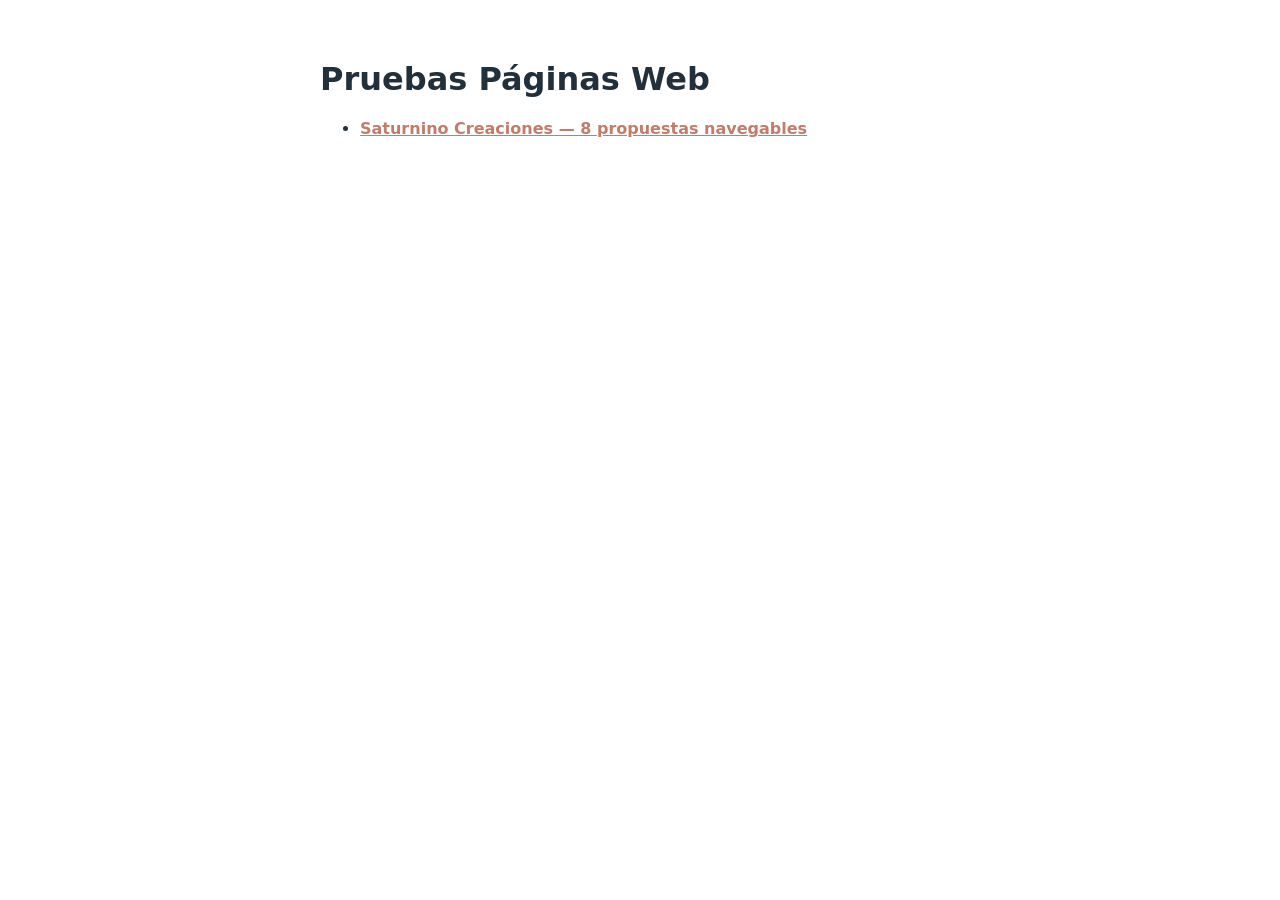
<file: index.html>
<!doctype html><html lang="es"><head><meta charset="utf-8"><meta name="viewport" content="width=device-width,initial-scale=1">
<title>Pruebas Páginas Web</title>
<style>body{font-family:system-ui,sans-serif;max-width:640px;margin:60px auto;padding:0 20px;color:#22303C}a{color:#C27C68}li{margin:10px 0}</style>
</head><body><h1>Pruebas Páginas Web</h1><ul>
<li><a href="saturnino/"><b>Saturnino Creaciones — 8 propuestas navegables</b></a></li>
</ul></body></html>
</file>
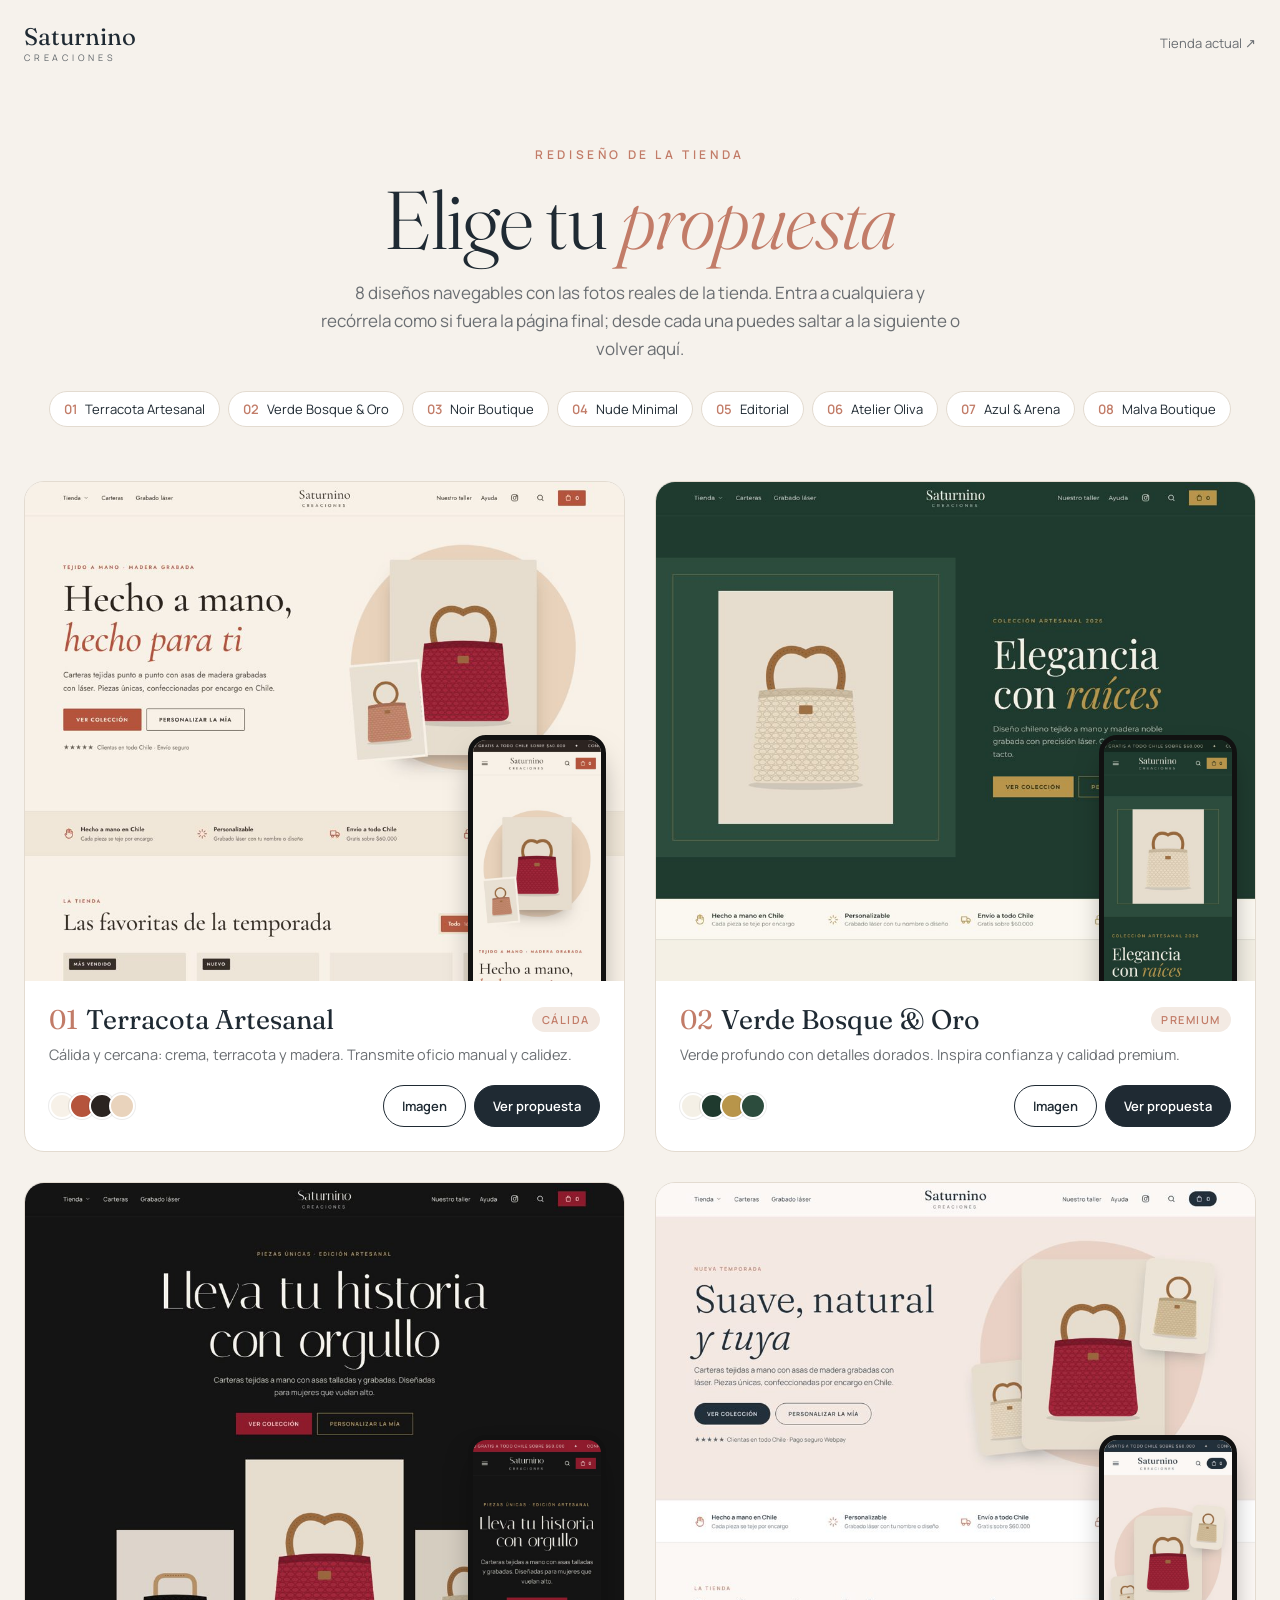
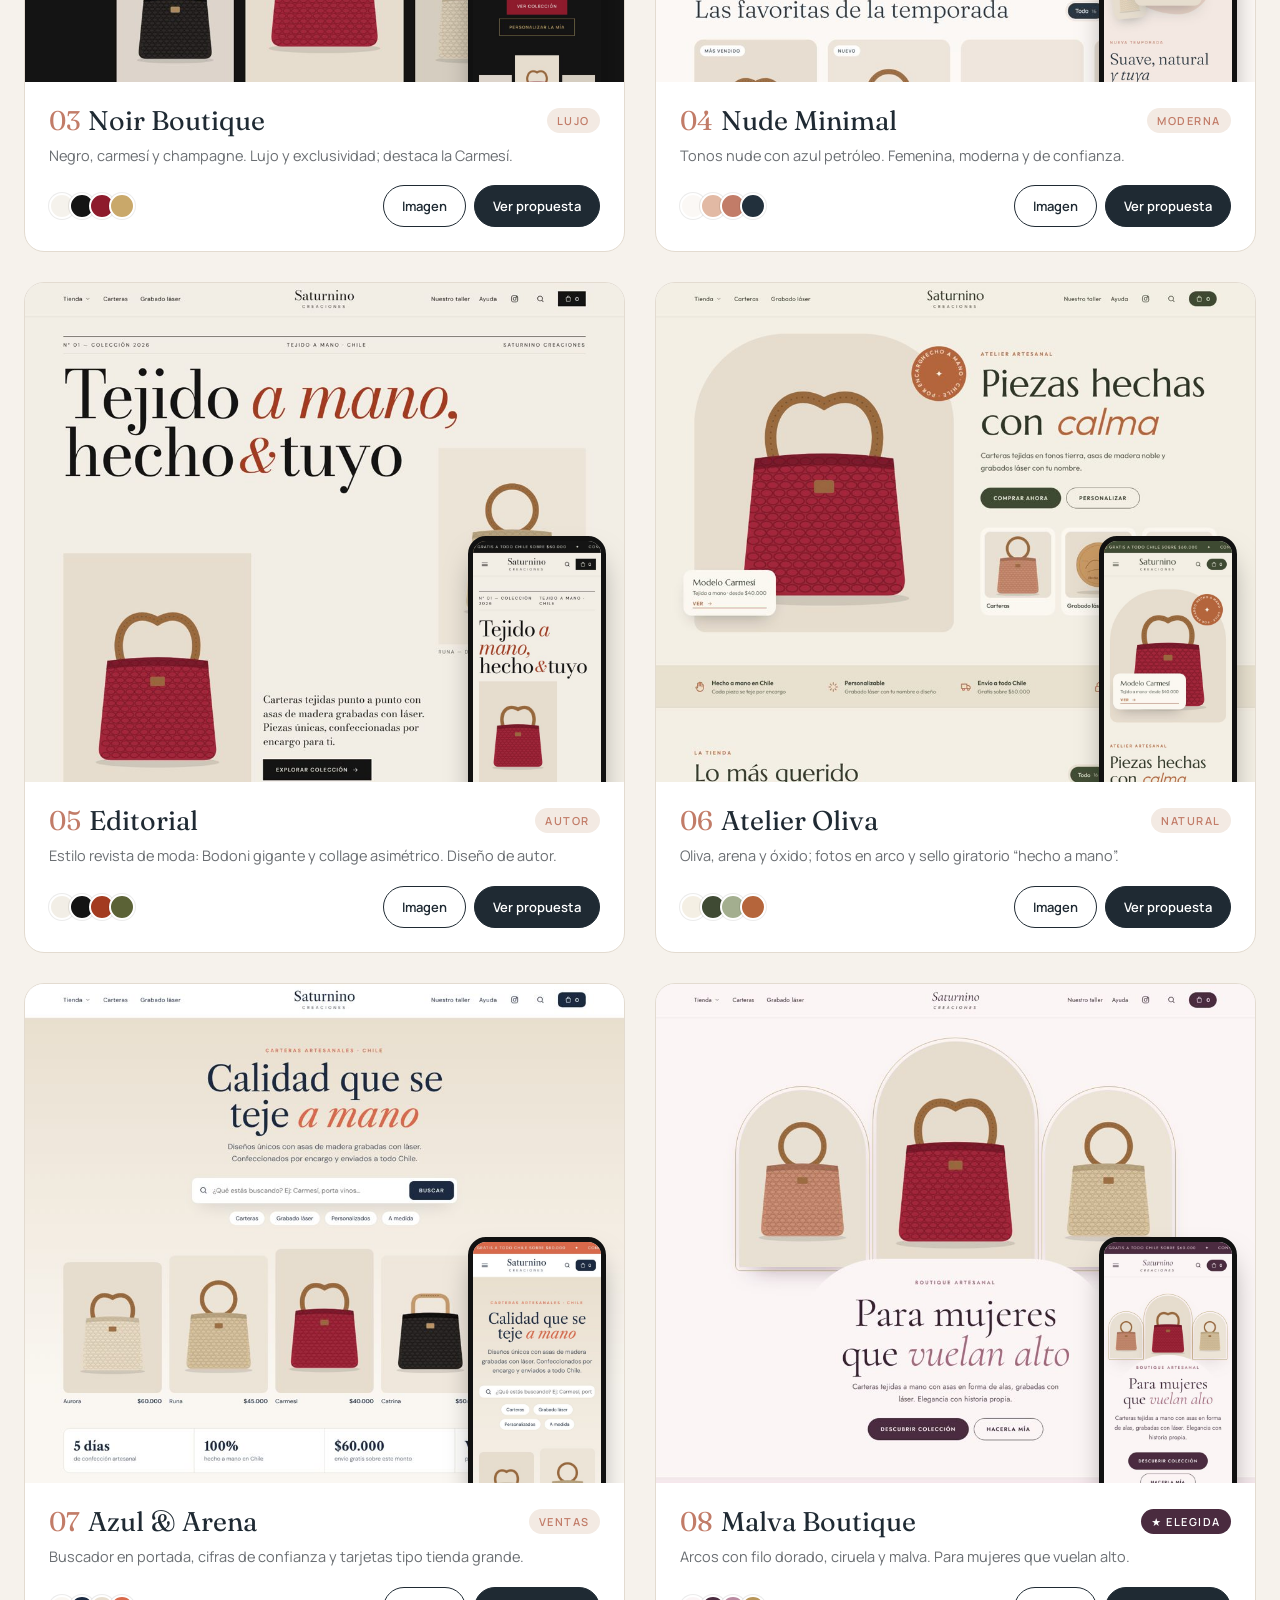
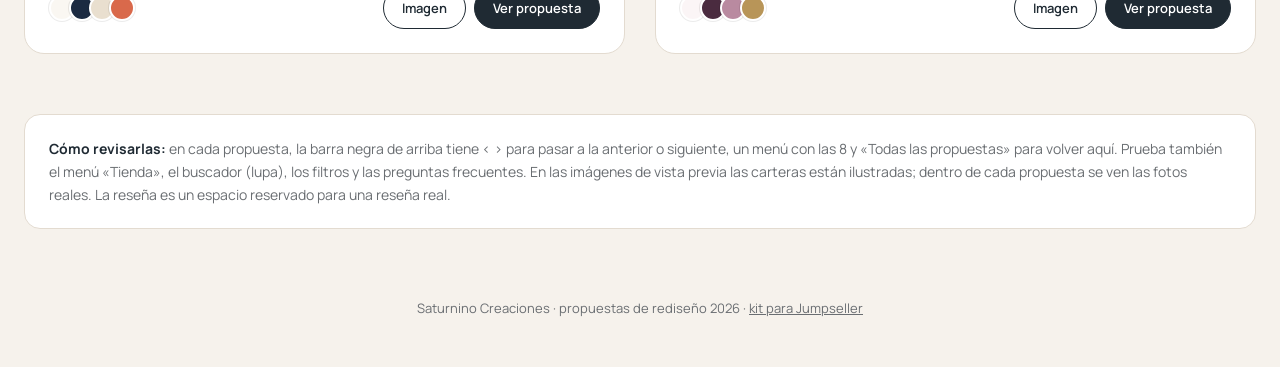
<file: saturnino/index.html>
<!doctype html>
<html lang="es"><head><meta charset="utf-8"><meta name="viewport" content="width=device-width,initial-scale=1">
<title>Saturnino Creaciones — Elige tu propuesta</title>
<link rel="preconnect" href="https://fonts.googleapis.com"><link rel="preconnect" href="https://fonts.gstatic.com" crossorigin>
<link href="https://fonts.googleapis.com/css2?family=Fraunces:ital,opsz,wght@0,9..144,300;0,9..144,400;1,9..144,300&family=Manrope:wght@400;500;600&display=swap" rel="stylesheet">
<style>
:root{--bg:#F6F2EC;--ink:#1F2A33;--mute:#6a6e72;--line:#E3DBD0;--acc:#C27C68}
*{box-sizing:border-box;margin:0;padding:0}
body{background:var(--bg);color:var(--ink);font-family:Manrope,system-ui,sans-serif;-webkit-font-smoothing:antialiased}
a{color:inherit;text-decoration:none}
.wrap{max-width:1280px;margin:0 auto;padding:0 24px}
.top{display:flex;justify-content:space-between;align-items:center;padding:22px 0;font-size:13px;color:var(--mute)}
.logo{font-family:Fraunces,serif;font-size:24px;color:var(--ink)}
.logo small{display:block;font-family:Manrope;font-size:9px;letter-spacing:.42em;opacity:.7}
.hero{text-align:center;padding:60px 0 54px}
.eyebrow{font-size:12px;letter-spacing:.3em;text-transform:uppercase;color:var(--acc);font-weight:600}
h1{font-family:Fraunces,serif;font-weight:300;font-size:clamp(42px,6.4vw,84px);line-height:1;margin:16px 0 18px;letter-spacing:-.02em}
h1 i{color:var(--acc)}
.lead{max-width:640px;margin:0 auto;color:var(--mute);line-height:1.65;font-size:17px}
.chips{display:flex;flex-wrap:wrap;gap:8px;justify-content:center;margin-top:28px}
.chips a{border:1px solid var(--line);background:#fff;padding:8px 14px;border-radius:999px;font-size:13px;display:flex;gap:8px;align-items:center;transition:.2s}
.chips a:hover{border-color:var(--ink)}
.chips a b{color:var(--acc);font-weight:600}
.grid{display:grid;grid-template-columns:repeat(2,1fr);gap:30px;padding-bottom:40px}
.d{background:#fff;border:1px solid var(--line);border-radius:20px;overflow:hidden;transition:box-shadow .35s,transform .35s;scroll-margin-top:20px}
.d:hover{box-shadow:0 34px 60px -38px rgba(31,42,51,.55);transform:translateY(-4px)}
.shot{display:block;position:relative;aspect-ratio:96/80;overflow:hidden;background:#eee}
.shot .desk{width:100%;height:100%;object-fit:cover;object-position:top;transition:transform .8s cubic-bezier(.2,.7,.2,1)}
.d:hover .shot .desk{transform:scale(1.03)}
.shot .mob{position:absolute;right:18px;bottom:-40px;width:23%;border-radius:18px;border:5px solid #111;box-shadow:0 16px 30px -10px rgba(0,0,0,.5);transition:transform .5s}
.d:hover .shot .mob{transform:translateY(-14px)}
.go{position:absolute;left:18px;bottom:18px;background:var(--ink);color:#fff;padding:10px 16px;border-radius:999px;font-size:13px;font-weight:600;opacity:0;transform:translateY(8px);transition:.3s}
.d:hover .go{opacity:1;transform:none}
.info{padding:22px 24px 24px}
.row{display:flex;justify-content:space-between;align-items:center;gap:10px}
h3{font-family:Fraunces,serif;font-weight:400;font-size:27px}
.n{color:var(--acc);margin-right:8px}
.tg{font-size:11px;letter-spacing:.14em;text-transform:uppercase;background:#F3EAE3;color:var(--acc);padding:5px 10px;border-radius:999px;font-weight:600}
.info p{color:var(--mute);font-size:14.5px;line-height:1.55;margin:8px 0 18px}
.foot{display:flex;justify-content:space-between;align-items:center;gap:12px;flex-wrap:wrap}
.sw{display:flex}.sw i{width:26px;height:26px;border-radius:50%;border:2px solid #fff;margin-right:-6px;box-shadow:0 0 0 1px rgba(0,0,0,.08)}
.btns{display:flex;gap:8px}
.b{padding:11px 18px;border-radius:999px;font-size:13px;font-weight:600;border:1.5px solid var(--ink);transition:.2s}
.b.p{background:var(--ink);color:#fff}.b.p:hover{background:var(--acc);border-color:var(--acc)}
.b.ghost:hover{background:var(--ink);color:#fff}
.note{margin:20px 0 60px;padding:22px 24px;background:#fff;border:1px solid var(--line);border-radius:16px;color:var(--mute);font-size:14px;line-height:1.65}
.note b{color:var(--ink)}
footer{padding:10px 0 50px;text-align:center;color:var(--mute);font-size:13px}
footer a{text-decoration:underline}
@media (max-width:860px){.grid{grid-template-columns:1fr}}
</style></head><body>
<div class="wrap">
  <div class="top"><div class="logo">Saturnino<small>CREACIONES</small></div><a href="https://saturninocreaciones.com" target="_blank">Tienda actual ↗</a></div>
  <section class="hero">
    <div class="eyebrow">Rediseño de la tienda</div>
    <h1>Elige tu <i>propuesta</i></h1>
    <p class="lead">8 diseños navegables con las fotos reales de la tienda. Entra a cualquiera y recórrela como si fuera la página final; desde cada una puedes saltar a la siguiente o volver aquí.</p>
    <div class="chips"><a href="disenos/1-terracota/"><b>01</b>Terracota Artesanal</a><a href="disenos/2-verde-oro/"><b>02</b>Verde Bosque & Oro</a><a href="disenos/3-noir/"><b>03</b>Noir Boutique</a><a href="disenos/4-nude/"><b>04</b>Nude Minimal</a><a href="disenos/5-editorial/"><b>05</b>Editorial</a><a href="disenos/6-atelier-oliva/"><b>06</b>Atelier Oliva</a><a href="disenos/7-azul-arena/"><b>07</b>Azul & Arena</a><a href="disenos/8-malva-boutique/"><b>08</b>Malva Boutique</a></div>
  </section>
  <main class="grid">
<article class="d" data-n="01">
  <a class="shot" href="disenos/1-terracota/"><img class="desk" loading="lazy" src="disenos/previews/1-terracota-hero.jpg" alt="Propuesta Terracota Artesanal"><img class="mob" loading="lazy" src="disenos/previews/1-terracota-movil.jpg" alt=""><span class="go">Navegar →</span></a>
  <div class="info">
    <div class="row"><h3><span class="n">01</span>Terracota Artesanal</h3><span class="tg">Cálida</span></div>
    <p>Cálida y cercana: crema, terracota y madera. Transmite oficio manual y calidez.</p>
    <div class="foot"><div class="sw"><i style="background:#F7F1E8"></i><i style="background:#B5543C"></i><i style="background:#2B2420"></i><i style="background:#E9D3BC"></i></div>
      <div class="btns"><a class="b ghost" href="disenos/previews/1-terracota-completa.jpg" target="_blank">Imagen</a><a class="b p" href="disenos/1-terracota/">Ver propuesta</a></div></div>
  </div>
</article>
<article class="d" data-n="02">
  <a class="shot" href="disenos/2-verde-oro/"><img class="desk" loading="lazy" src="disenos/previews/2-verde-oro-hero.jpg" alt="Propuesta Verde Bosque & Oro"><img class="mob" loading="lazy" src="disenos/previews/2-verde-oro-movil.jpg" alt=""><span class="go">Navegar →</span></a>
  <div class="info">
    <div class="row"><h3><span class="n">02</span>Verde Bosque & Oro</h3><span class="tg">Premium</span></div>
    <p>Verde profundo con detalles dorados. Inspira confianza y calidad premium.</p>
    <div class="foot"><div class="sw"><i style="background:#F4F0E6"></i><i style="background:#1F3A2E"></i><i style="background:#B8954A"></i><i style="background:#2C4C3D"></i></div>
      <div class="btns"><a class="b ghost" href="disenos/previews/2-verde-oro-completa.jpg" target="_blank">Imagen</a><a class="b p" href="disenos/2-verde-oro/">Ver propuesta</a></div></div>
  </div>
</article>
<article class="d" data-n="03">
  <a class="shot" href="disenos/3-noir/"><img class="desk" loading="lazy" src="disenos/previews/3-noir-hero.jpg" alt="Propuesta Noir Boutique"><img class="mob" loading="lazy" src="disenos/previews/3-noir-movil.jpg" alt=""><span class="go">Navegar →</span></a>
  <div class="info">
    <div class="row"><h3><span class="n">03</span>Noir Boutique</h3><span class="tg">Lujo</span></div>
    <p>Negro, carmesí y champagne. Lujo y exclusividad; destaca la Carmesí.</p>
    <div class="foot"><div class="sw"><i style="background:#F5F2EC"></i><i style="background:#141414"></i><i style="background:#8E1B2C"></i><i style="background:#C9A86A"></i></div>
      <div class="btns"><a class="b ghost" href="disenos/previews/3-noir-completa.jpg" target="_blank">Imagen</a><a class="b p" href="disenos/3-noir/">Ver propuesta</a></div></div>
  </div>
</article>
<article class="d" data-n="04">
  <a class="shot" href="disenos/4-nude/"><img class="desk" loading="lazy" src="disenos/previews/4-nude-hero.jpg" alt="Propuesta Nude Minimal"><img class="mob" loading="lazy" src="disenos/previews/4-nude-movil.jpg" alt=""><span class="go">Navegar →</span></a>
  <div class="info">
    <div class="row"><h3><span class="n">04</span>Nude Minimal</h3><span class="tg">Moderna</span></div>
    <p>Tonos nude con azul petróleo. Femenina, moderna y de confianza.</p>
    <div class="foot"><div class="sw"><i style="background:#FBF8F5"></i><i style="background:#E2B9A4"></i><i style="background:#C27C68"></i><i style="background:#22303C"></i></div>
      <div class="btns"><a class="b ghost" href="disenos/previews/4-nude-completa.jpg" target="_blank">Imagen</a><a class="b p" href="disenos/4-nude/">Ver propuesta</a></div></div>
  </div>
</article>
<article class="d" data-n="05">
  <a class="shot" href="disenos/5-editorial/"><img class="desk" loading="lazy" src="disenos/previews/5-editorial-hero.jpg" alt="Propuesta Editorial"><img class="mob" loading="lazy" src="disenos/previews/5-editorial-movil.jpg" alt=""><span class="go">Navegar →</span></a>
  <div class="info">
    <div class="row"><h3><span class="n">05</span>Editorial</h3><span class="tg">Autor</span></div>
    <p>Estilo revista de moda: Bodoni gigante y collage asimétrico. Diseño de autor.</p>
    <div class="foot"><div class="sw"><i style="background:#F2EEE6"></i><i style="background:#141414"></i><i style="background:#A33B20"></i><i style="background:#5B6236"></i></div>
      <div class="btns"><a class="b ghost" href="disenos/previews/5-editorial-completa.jpg" target="_blank">Imagen</a><a class="b p" href="disenos/5-editorial/">Ver propuesta</a></div></div>
  </div>
</article>
<article class="d" data-n="06">
  <a class="shot" href="disenos/6-atelier-oliva/"><img class="desk" loading="lazy" src="disenos/previews/6-atelier-oliva-hero.jpg" alt="Propuesta Atelier Oliva"><img class="mob" loading="lazy" src="disenos/previews/6-atelier-oliva-movil.jpg" alt=""><span class="go">Navegar →</span></a>
  <div class="info">
    <div class="row"><h3><span class="n">06</span>Atelier Oliva</h3><span class="tg">Natural</span></div>
    <p>Oliva, arena y óxido; fotos en arco y sello giratorio “hecho a mano”.</p>
    <div class="foot"><div class="sw"><i style="background:#F4EFE4"></i><i style="background:#3F4A33"></i><i style="background:#A3AE8F"></i><i style="background:#B5653B"></i></div>
      <div class="btns"><a class="b ghost" href="disenos/previews/6-atelier-oliva-completa.jpg" target="_blank">Imagen</a><a class="b p" href="disenos/6-atelier-oliva/">Ver propuesta</a></div></div>
  </div>
</article>
<article class="d" data-n="07">
  <a class="shot" href="disenos/7-azul-arena/"><img class="desk" loading="lazy" src="disenos/previews/7-azul-arena-hero.jpg" alt="Propuesta Azul & Arena"><img class="mob" loading="lazy" src="disenos/previews/7-azul-arena-movil.jpg" alt=""><span class="go">Navegar →</span></a>
  <div class="info">
    <div class="row"><h3><span class="n">07</span>Azul & Arena</h3><span class="tg">Ventas</span></div>
    <p>Buscador en portada, cifras de confianza y tarjetas tipo tienda grande.</p>
    <div class="foot"><div class="sw"><i style="background:#FAF7F2"></i><i style="background:#1B2A41"></i><i style="background:#E9DFCF"></i><i style="background:#D9694B"></i></div>
      <div class="btns"><a class="b ghost" href="disenos/previews/7-azul-arena-completa.jpg" target="_blank">Imagen</a><a class="b p" href="disenos/7-azul-arena/">Ver propuesta</a></div></div>
  </div>
</article>
<article class="d" data-n="08">
  <a class="shot" href="disenos/8-malva-boutique/"><img class="desk" loading="lazy" src="disenos/previews/8-malva-boutique-hero.jpg" alt="Propuesta Malva Boutique"><img class="mob" loading="lazy" src="disenos/previews/8-malva-boutique-movil.jpg" alt=""><span class="go">Navegar →</span></a>
  <div class="info">
    <div class="row"><h3><span class="n">08</span>Malva Boutique</h3><span class="tg" style="background:#4A2B3F;color:#fff">★ Elegida</span></div>
    <p>Arcos con filo dorado, ciruela y malva. Para mujeres que vuelan alto.</p>
    <div class="foot"><div class="sw"><i style="background:#FBF5F6"></i><i style="background:#4A2B3F"></i><i style="background:#B98AA0"></i><i style="background:#B89558"></i></div>
      <div class="btns"><a class="b ghost" href="disenos/previews/8-malva-boutique-completa.jpg" target="_blank">Imagen</a><a class="b p" href="disenos/8-malva-boutique/">Ver propuesta</a></div></div>
  </div>
</article></main>
  <div class="note"><b>Cómo revisarlas:</b> en cada propuesta, la barra negra de arriba tiene ‹ › para pasar a la anterior o siguiente, un menú con las 8 y «Todas las propuestas» para volver aquí. Prueba también el menú «Tienda», el buscador (lupa), los filtros y las preguntas frecuentes. En las imágenes de vista previa las carteras están ilustradas; dentro de cada propuesta se ven las fotos reales. La reseña es un espacio reservado para una reseña real.</div>
</div>
<footer>Saturnino Creaciones · propuestas de rediseño 2026 · <a href="https://github.com/JakHG/Pruebas-Paginas-Web/tree/main/saturnino/kit" target="_blank">kit para Jumpseller</a></footer>
</body></html>
</file>
